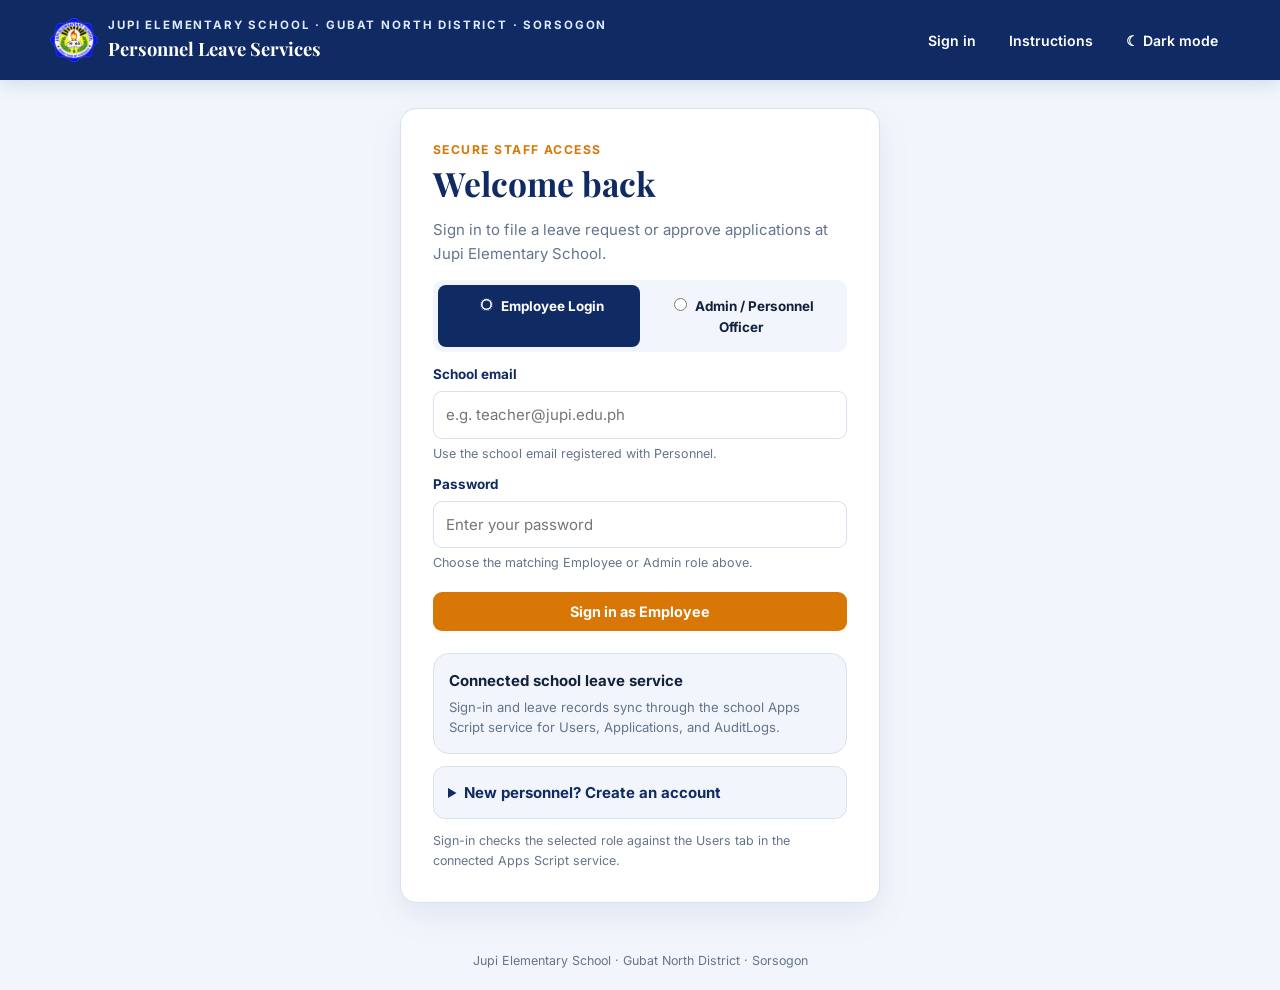
<file: index.html>
<!doctype html>
<html lang="en">
<head>
  <meta charset="utf-8">
  <meta name="viewport" content="width=device-width, initial-scale=1">
  <meta http-equiv="refresh" content="0; url=login.html" />
  <title>Redirecting · Jupi Personnel Leave Services</title>
  <style>
    :root{color-scheme:light;--navy:#102A63;--ice:#F2F6FC;--gold:#D97706;--muted:#64748b}
    *{box-sizing:border-box}body{min-height:100vh;margin:0;display:grid;place-items:center;padding:24px;background:var(--ice);color:var(--navy);font:16px Inter,Arial,sans-serif}
    main{width:min(480px,100%);padding:32px;border:1px solid #d8e1ef;border-radius:16px;background:#fff;text-align:center;box-shadow:0 12px 35px #102a6314}
    h1{margin:0 0 10px;font:700 1.5rem Georgia,'Times New Roman',serif}p{margin:0;color:var(--muted);line-height:1.6}a{display:inline-block;margin-top:12px;color:var(--gold);font-weight:700}
  </style>
  <script>window.location.href = "login.html";</script>
</head>
<body>
  <main>
    <h1>Redirecting to login...</h1>
    <p>If the login page does not open automatically, use the link below.</p>
    <a href="login.html">Click here if you are not redirected automatically.</a>
  </main>
</body>
</html>
</file>
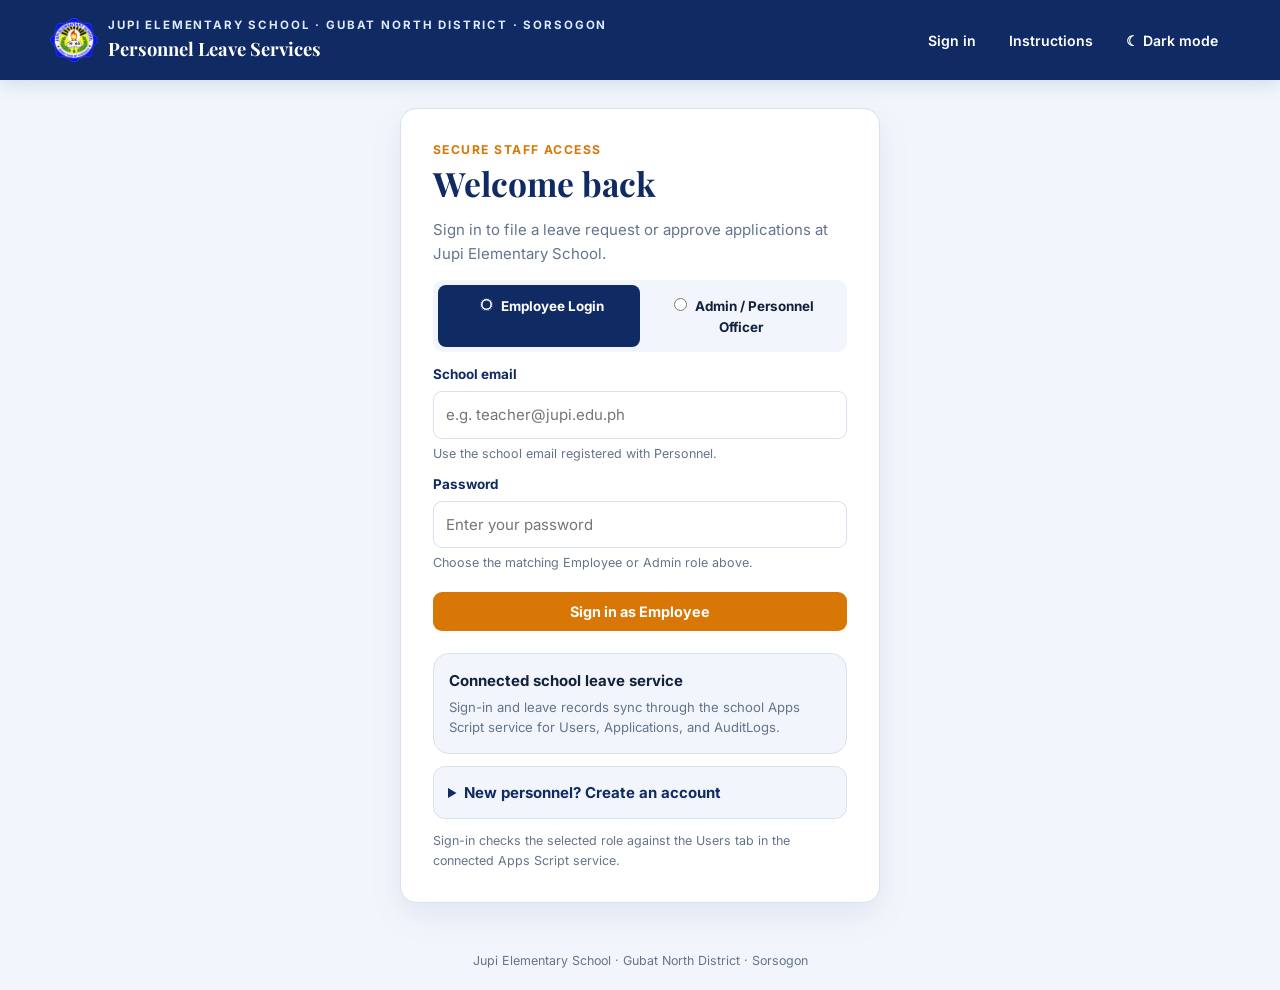
<file: admin.html>
<!doctype html><html lang="en"><head><meta charset="utf-8"><meta name="viewport" content="width=device-width,initial-scale=1"><meta name="theme-color" content="#102A63"><title>Admin panel · Jupi Personnel Leave Services</title><link rel="stylesheet" href="portal.css"></head><body data-page="admin"><header class="navbar"><div class="brand-lockup"><img class="school-logo" src="assets/jupi-elementary-seal-transparent.png" alt="Jupi Elementary School seal"><div class="institution">Jupi Elementary School · Gubat North District · Sorsogon</div><div class="brand">Personnel Leave Services · Admin</div></div><nav class="nav-links"><span class="profile-pill">Admin · <b data-profile-name>Personnel Officer</b></span><a href="#employee-credits">Employee credits</a><a href="#pending-approvals">Applications</a><a href="#employee-history">Leave history</a><a href="#system-audit">Audit trail</a><a href="#credit-ledger">Credit ledger</a><a href="instructions.html">Instructions</a><a href="login.html" data-logout>Logout</a><button type="button" data-theme-toggle>☾ Dark mode</button></nav></header><main class="wrap"><div class="eyebrow">Personnel management</div><h1>Leave administration</h1><p class="lead">Manage employee classifications and leave credits, inspect the full leave history, and make the final leave decision at Jupi Elementary School. No Division Office routing is used. Sheet data is cached for five minutes per session and refreshes automatically.</p><section class="card section" id="employee-credits"><div style="display:flex;align-items:center;justify-content:space-between;gap:15px;flex-wrap:wrap"><div><h2>Employee leave credit management</h2><p class="muted">Teaching regular VL/SL/SPL balances are zero; VSC is issued only against an approved Special Order. Non-Teaching Vacation and Sick Leave accrue at 1.25 days per completed month and carry over.</p></div><div class="field" style="min-width:250px"><label for="employee-search">Search employees</label><input type="search" id="employee-search" placeholder="Name or email" aria-describedby="employee-search-help"><small id="employee-search-help" class="muted">Search by employee name or school email. Duplicate EmployeeID rows are combined.</small></div><div class="field" style="min-width:170px"><label for="employee-type-filter">Personnel classification</label><select id="employee-type-filter"><option>All</option><option>Teaching</option><option>Non-Teaching</option></select></div></div><div class="table-wrap"><table><thead><tr><th>Employee</th><th>Position · classification</th><th>Projected balances</th><th>Statutory usage (current year)</th><th>Management Actions</th></tr></thead><tbody id="credit-rows"></tbody></table></div></section><section class="card section" id="so-credit-module"><h2>Issue Vacation Service Credits by Special Order</h2><p class="muted">Select a Teaching employee and enter the approved Special Order details. The balance and audit trail update together; repeating the same employee/S.O. is blocked.</p><form id="so-credit-form"><div class="form-grid"><div class="field"><label for="so-employee">Teaching employee</label><select id="so-employee" name="employee_id" required><option value="">Choose teacher</option></select></div><div class="field"><label for="so-number">Special Order number</label><input id="so-number" name="so_number" required maxlength="100" placeholder="Example: SO No. 123, s. 2026"><small class="muted">Enter the approved district Special Order reference.</small></div><div class="field"><label for="so-date">Special Order date</label><input id="so-date" name="so_date" type="date" required></div><div class="field"><label for="so-days">VSC days to issue</label><input id="so-days" name="days" type="number" min="0.5" step="0.5" required placeholder="e.g. 2.5"><small class="muted">Use the approved credit amount for this employee.</small></div><div class="field full"><label for="so-details">Basis / remarks</label><textarea id="so-details" name="remarks" required placeholder="Briefly note the approved service or basis for these credits."></textarea></div></div><button class="btn gold" type="submit">Issue S.O. credits</button></form></section><section class="card section" id="pending-approvals"><h2>Pending leave approvals</h2><div class="table-wrap"><table><thead><tr><th>Employee / filing</th><th>Leave type & details</th><th>Dates</th><th>Days</th><th>Commutation</th><th>School decision</th></tr></thead><tbody id="pending-rows"></tbody></table></div></section><section class="card section" id="employee-history"><h2>Employee Leave History</h2><p class="muted">Filter by employee to inspect filed, pending, approved, and disapproved applications.</p><div class="field" style="max-width:440px"><label for="history-employee">Employee</label><select id="history-employee"><option value="">All employees</option></select></div><div class="table-wrap"><table><thead><tr><th>Employee</th><th>Leave type</th><th>Dates</th><th>Working days</th><th>Status</th><th>Date filed</th><th>Form 6</th></tr></thead><tbody id="history-rows"></tbody></table></div></section><section class="card section" id="credit-ledger"><h2>Leave credit ledger</h2><p class="muted">Special Order VSC issuances from AuditLogs.</p><div class="table-wrap"><table><thead><tr><th>Date</th><th>Employee</th><th>Category</th><th>Entry</th><th>Change</th><th>Balance after</th></tr></thead><tbody id="ledger-rows"></tbody></table></div></section><section class="card section" id="system-audit"><h2>System Audit Trail</h2><p class="muted">Real-time sign-ins, filings, decisions, credit updates, and classification changes from AuditLogs.</p><div class="table-wrap"><table><thead><tr><th>Timestamp</th><th>Actor</th><th>Role</th><th>Action</th><th>Target</th><th>Details</th></tr></thead><tbody id="audit-rows"></tbody></table></div></section></main><dialog id="credit-dialog" class="card" style="width:min(760px,calc(100% - 24px));max-height:90vh;overflow:auto;border:1px solid var(--line);border-radius:16px;color:var(--ink);background:var(--white)"><form id="credit-form"><div class="eyebrow">Credit allocation</div><h2>Edit credits</h2><p id="credit-employee" class="muted"></p><div class="field"><label for="credit-employee-type">Employee classification</label><select id="credit-employee-type" name="employee_type"><option>Teaching</option><option>Non-teaching</option></select></div><h3>Personnel profile</h3><div id="profile-fields" class="form-grid"></div><div id="credit-fields" class="form-grid"></div><div style="display:flex;gap:10px;justify-content:flex-end;margin-top:15px"><button class="btn outline" id="credit-cancel" type="button">Cancel</button><button class="btn gold" type="submit">Save allocation</button></div></form></dialog><footer class="footer">Admin actions sync through the Apps Script Web App to Users, Applications, and AuditLogs. The Users tab uses VacationBalance for teacher VSC and LastAccrualMonth for monthly Non-Teaching accrual tracking. School Admin actions are final at Jupi Elementary School. Audit events are recorded in the AuditLogs sheet.</footer><script src="portal.js"></script></body></html>
</file>
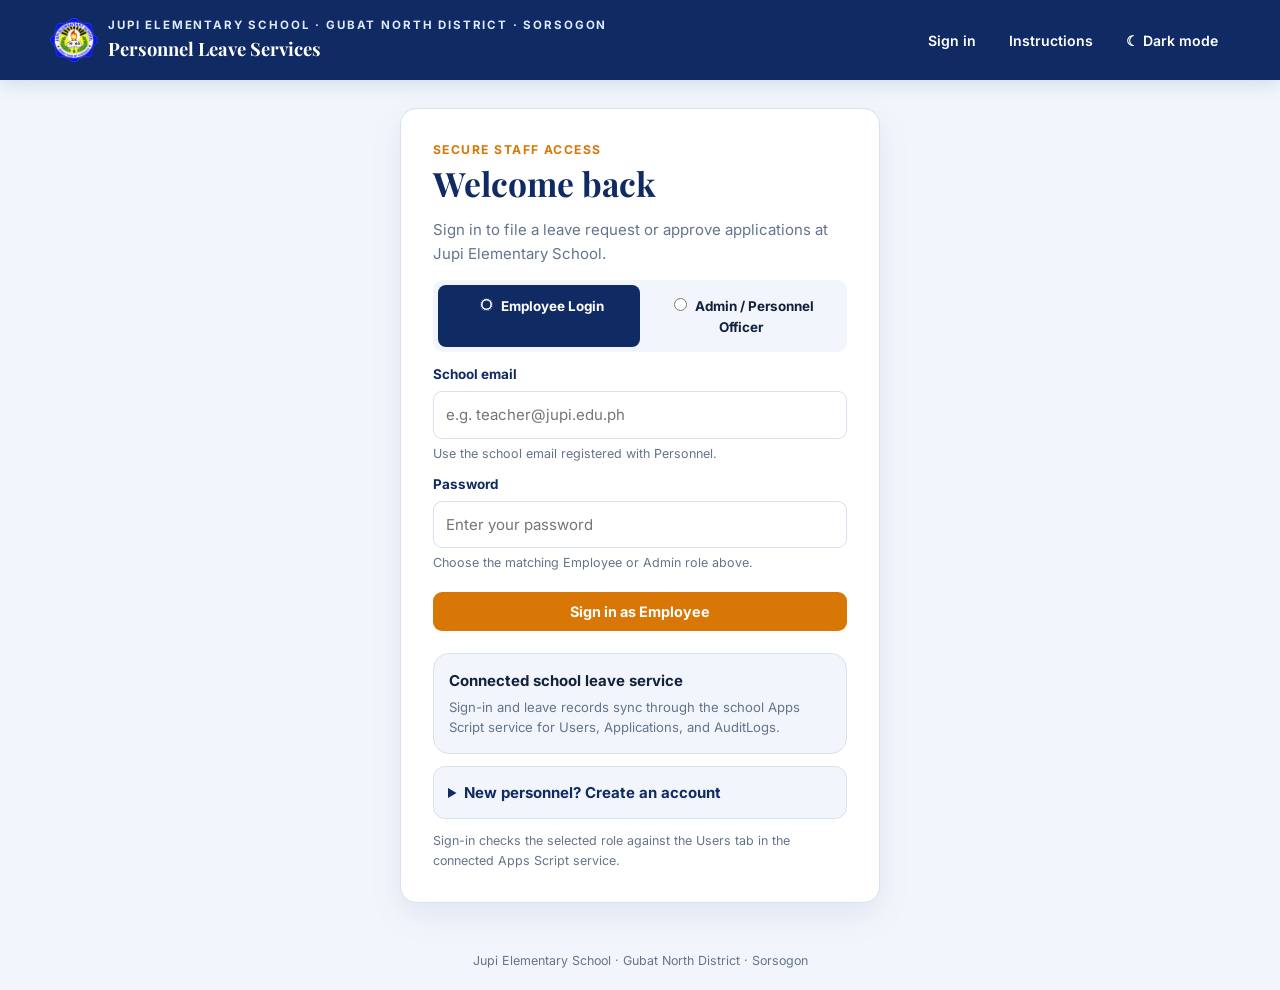
<file: employee.html>
<!doctype html><html lang="en"><head><meta charset="utf-8"><meta name="viewport" content="width=device-width,initial-scale=1"><meta name="theme-color" content="#102A63"><title>Employee dashboard · Jupi Personnel Leave Services</title><link rel="stylesheet" href="portal.css"></head><body data-page="employee"><header class="navbar"><div class="brand-lockup"><img class="school-logo" src="assets/jupi-elementary-seal-transparent.png" alt="Jupi Elementary School seal"><div class="institution">Jupi Elementary School · Gubat North District · Sorsogon</div><div class="brand">Personnel Leave Services</div></div><nav class="nav-links"><span class="profile-pill">Employee · <b data-profile-name>Michael Ron Dimaano</b></span><a href="#dashboard">Dashboard</a><a href="#credit-cards">Leave credits</a><a href="#apply">Apply for leave</a><a href="#my-applications">My applications</a><a href="#employee-activity-section">Activity log</a><button type="button" class="btn outline" id="employee-view-form">View / Print Form 6</button><a href="instructions.html">Instructions</a><a href="login.html" data-logout>Logout</a><button type="button" data-theme-toggle>☾ Dark mode</button></nav></header><main class="wrap" id="dashboard"><div class="eyebrow">Employee workspace</div><h1>Leave dashboard</h1><p class="lead">Track your leave credits and file Civil Service Form No. 6 applications with Personnel.</p><section class="card" style="display:flex;align-items:center;gap:14px;margin:22px 0"><img id="employee-photo" alt="Employee profile photo" hidden style="width:52px;height:52px;border-radius:50%;object-fit:cover"><div id="employee-avatar" style="width:48px;height:48px;border-radius:50%;display:grid;place-items:center;background:var(--navy);color:white;font-weight:700">MR</div><div><strong data-profile-name>Michael Ron Dimaano</strong><div class="muted" id="employee-position">Teacher · Teaching</div><small class="muted" id="employee-classification">Credit basis: HR-certified allocation</small><label class="muted" style="font-size:.75rem;cursor:pointer">Add profile photo <input id="employee-photo-input" type="file" accept="image/jpeg,image/png,image/webp" style="max-width:190px;padding:5px;border:0"></label></div><span class="notice" style="margin-left:auto">Pending requests reduce your projected available balance.</span></section><div class="section-head"><h2>Available leave credits</h2><a class="btn outline" href="instructions.html">View filing requirements</a></div><section class="card section" id="personnel-profile"><div class="section-head"><div><div class="eyebrow">Personnel record</div><h2>Personnel Profile</h2></div></div><div class="form-grid"><div class="field"><label>Employee Number / ID</label><strong data-personnel-field="employeeId">—</strong></div><div class="field"><label>Last Name</label><strong data-personnel-field="lastName">—</strong></div><div class="field"><label>First Name</label><strong data-personnel-field="firstName">—</strong></div><div class="field"><label>Middle Name</label><strong data-personnel-field="middleName">—</strong></div><div class="field"><label>Office / Department</label><strong data-personnel-field="office">JUPI ELEMENTARY SCHOOL</strong></div><div class="field"><label>DepEd Position Title</label><strong data-personnel-field="position">—</strong></div><div class="field"><label>Basic Monthly Salary</label><strong data-personnel-field="salary">PHP 0.00</strong></div></div></section><section class="grid" id="credit-cards" aria-live="polite"></section><section class="card section" id="statutory-tally-section"><h2>Statutory &amp; Special Leave Tally (<span data-statutory-year></span>)</h2><p class="muted">Approved usage is tracked separately and does not reduce VSC, Vacation Leave, or Sick Leave balances.</p><div class="grid" id="employee-statutory-tally" aria-live="polite"></div></section><section class="card section" id="apply"><div class="eyebrow">Civil Service Form No. 6</div><h2>Application for Leave</h2><p class="muted">Complete required fields. Your application goes to the Jupi School Admin for final school-level approval.</p><form id="leave-application"><h3>1–5. Applicant information</h3><div class="form-grid"><div class="field"><label>Office / Department</label><input name="office" id="employee-form-office" value="JUPI ELEMENTARY SCHOOL" required></div><div class="field"><label>Date of filing</label><input name="filing" type="date" required><small class="muted">Defaults to today; edit this date if you are preparing a backdated form.</small></div><div class="field"><label>Employee name</label><input value="" data-applicant-name readonly></div><div class="field"><label>Position</label><input value="Employee" id="employee-position-field" readonly></div></div><hr class="divider"><h3>6.A. Type of leave to be availed of</h3><div class="leave-list"><label class="leave-option"><input type="radio" name="leave_type" value="Vacation Leave" required><span><b>Vacation Leave</b><br><small>Sec. 51, Rule XVI, Omnibus Rules Implementing E.O. No. 292</small></span></label><label class="leave-option"><input type="radio" name="leave_type" value="Mandatory/Forced Leave"><span><b>Mandatory / Forced Leave</b><br><small>Sec. 25, Rule XVI</small></span></label><label class="leave-option"><input type="radio" name="leave_type" value="Sick Leave"><span><b>Sick Leave</b><br><small>Sec. 43, Rule XVI</small></span></label><label class="leave-option"><input type="radio" name="leave_type" value="Maternity Leave"><span><b>Maternity Leave</b><br><small>R.A. No. 11210</small></span></label><label class="leave-option"><input type="radio" name="leave_type" value="Paternity Leave"><span><b>Paternity Leave</b><br><small>R.A. No. 8187</small></span></label><label class="leave-option"><input type="radio" name="leave_type" value="Special Privilege Leave"><span><b>Special Privilege Leave</b><br><small>Sec. 21, Rule XVI</small></span></label><label class="leave-option"><input type="radio" name="leave_type" value="Solo Parent Leave"><span><b>Solo Parent Leave</b><br><small>R.A. No. 8972</small></span></label><label class="leave-option"><input type="radio" name="leave_type" value="Study Leave"><span><b>Study Leave</b><br><small>Sec. 68, Rule XVI</small></span></label><label class="leave-option"><input type="radio" name="leave_type" value="10-Day VAWC Leave"><span><b>10-Day VAWC Leave</b><br><small>R.A. No. 9262</small></span></label><label class="leave-option"><input type="radio" name="leave_type" value="Rehabilitation Privilege"><span><b>Rehabilitation Privilege</b><br><small>Sec. 55, Rule XVI</small></span></label><label class="leave-option"><input type="radio" name="leave_type" value="Special Leave Benefits for Women"><span><b>Special Leave Benefits for Women</b><br><small>R.A. No. 9710</small></span></label><label class="leave-option"><input type="radio" name="leave_type" value="Special Emergency (Calamity) Leave"><span><b>Special Emergency (Calamity) Leave</b><br><small>CSC MC No. 2, s. 2012</small></span></label><label class="leave-option"><input type="radio" name="leave_type" value="Adoption Leave"><span><b>Adoption Leave</b><br><small>R.A. No. 8552</small></span></label><label class="leave-option"><input type="radio" name="leave_type" value="Wellness Leave"><span><b>Wellness Leave</b><br><small>CSC Resolution No. 2501292 · effective January 1, 2026</small></span></label><label class="leave-option"><input type="radio" name="leave_type" value="Others"><span><b>Others</b><br><small>Specify the leave requested</small></span></label></div><hr class="divider"><h3>6.B. Details of leave</h3><div class="form-grid"><div class="field hidden" data-leave-detail="Vacation Leave|Special Privilege Leave"><label>Location</label><select name="location"><option value="">Choose location</option><option>Within the Philippines</option><option>Abroad</option></select></div><div class="field hidden" data-leave-detail="Vacation Leave|Special Privilege Leave"><label>Destination / country</label><input name="destination"></div><div class="field hidden" data-leave-detail="Sick Leave"><label>Medical setting</label><select name="medical_setting"><option>In hospital</option><option>Out patient</option></select></div><div class="field hidden" data-leave-detail="Sick Leave"><label>Illness / medical details</label><input name="illness"></div><div class="field hidden full" data-leave-detail="Wellness Leave"><label>Wellness Leave purpose</label><select name="wellness_purpose"><option value="">Choose purpose</option><option>Mental health care</option><option>Physical wellness activities</option><option>General break from work</option></select><span class="muted">Mental health condition details are confidential. Do not enter diagnoses here.</span></div><label class="checkline hidden full" data-leave-detail="Wellness Leave"><input name="emergency" type="checkbox" value="1"><span>Emergency exception — file immediately upon return</span></label><div class="field hidden full" data-leave-detail="Maternity Leave"><label>Pregnancy / childbirth details</label><textarea name="maternity_details"></textarea></div><div class="field hidden full" data-leave-detail="Paternity Leave|Solo Parent Leave|Study Leave|10-Day VAWC Leave|Rehabilitation Privilege|Special Leave Benefits for Women|Special Emergency (Calamity) Leave|Adoption Leave"><label>Supporting details for selected leave</label><textarea name="supporting_details"></textarea></div><div class="field hidden full" data-leave-detail="Others"><label>Specify other leave type</label><input name="other_specification"></div></div><div class="form-grid"><div class="field"><label>Inclusive start date</label><input name="start" type="date" required><small class="muted">Choose the first day of your absence.</small></div><div class="field"><label>Inclusive end date</label><input name="end" type="date" required><small class="muted">Weekends are excluded from the day count.</small></div><div class="field"><label>Number of working days</label><input name="days" type="number" min="0.5" step="0.5" required readonly aria-readonly="true"><small class="muted">Calculated automatically from your dates.</small></div><div class="field"><label>Commutation</label><select name="commutation"><option>Not Requested</option><option>Requested</option></select></div><div class="field full"><label>Purpose / explanation <span class="muted">(optional)</span></label><textarea name="reason" placeholder="Add brief context if helpful; this field may be left blank."></textarea></div></div><div class="notice" id="draft-balance">Choose a leave type and working days to preview projected balance.</div><p><a href="instructions.html">Check official instructions and documentary requirements →</a></p><button class="btn gold" type="submit" data-leave-submit>Submit leave application</button><small class="muted" aria-live="polite" data-submit-status></small></form></section><section class="card section" id="my-applications"><h2>My applications</h2><p class="muted">Search your filed requests and check each review status.</p><div class="field" style="max-width:420px"><label for="employee-history-search">Search applications</label><input type="search" id="employee-history-search" placeholder="Leave type, date, or status"></div><div class="table-wrap"><table><thead><tr><th>Leave type</th><th>Dates</th><th>Working days</th><th>Status</th><th>Date filed</th><th>Form 6 / Actions</th></tr></thead><tbody id="employee-requests"></tbody></table></div></section><section class="card section" id="employee-activity-section"><h2>My Activity Log</h2><p class="muted">Sign-ins, submitted applications, and school decision updates.</p><div class="table-wrap"><table><thead><tr><th>Timestamp</th><th>Action</th><th>Details</th></tr></thead><tbody id="employee-activity"></tbody></table></div></section></main><footer class="footer">Personnel Leave Services · Jupi Elementary School · Sorsogon</footer><script src="portal.js"></script></body></html>
</file>
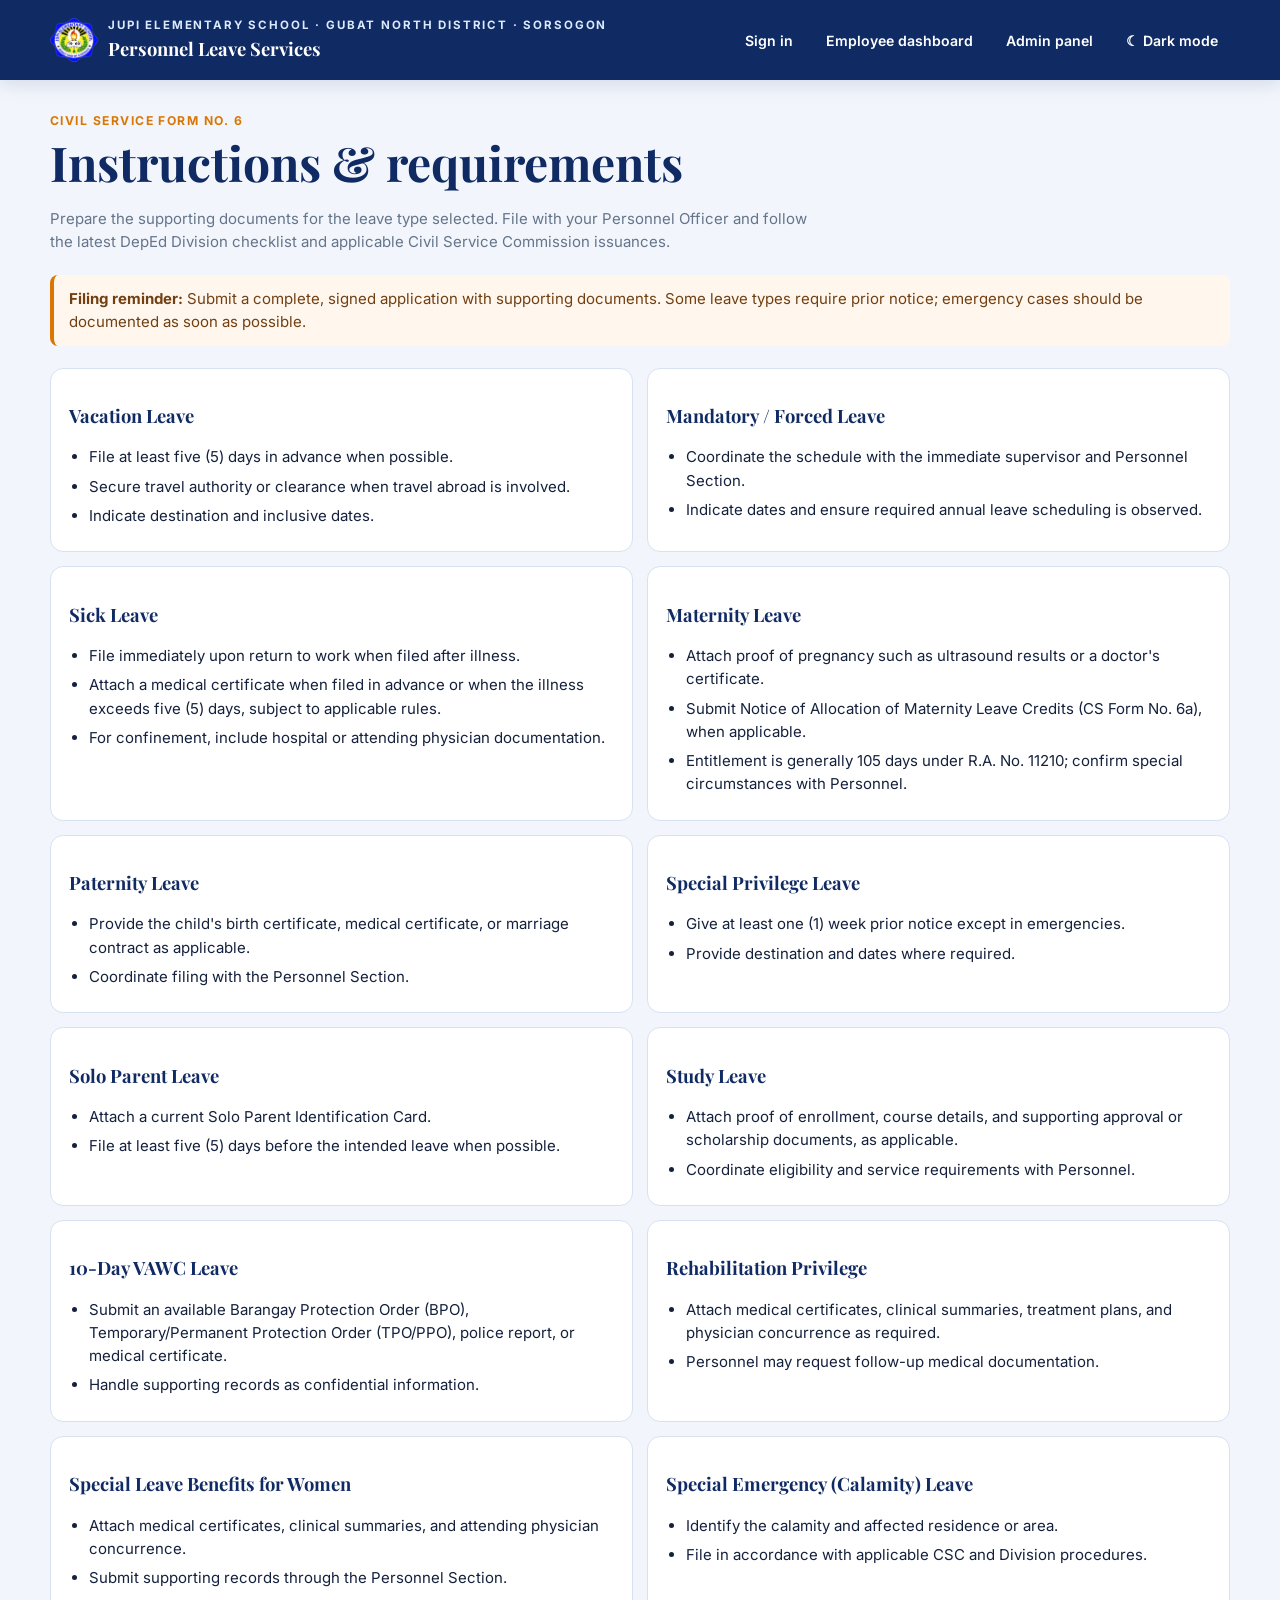
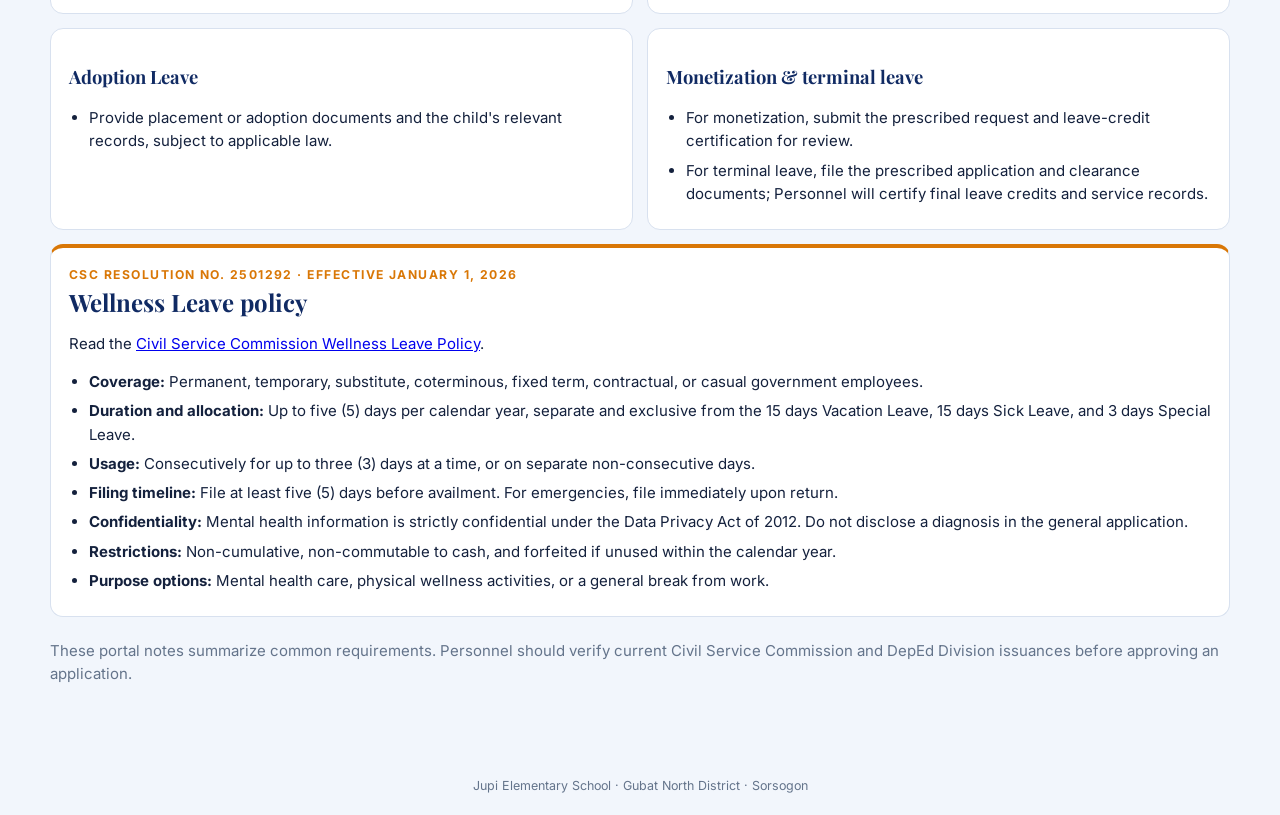
<file: instructions.html>
<!doctype html><html lang="en"><head><meta charset="utf-8"><meta name="viewport" content="width=device-width,initial-scale=1"><meta name="theme-color" content="#102A63"><title>Instructions & requirements · Jupi Personnel Leave Services</title><link rel="stylesheet" href="portal.css"></head><body data-page="instructions"><header class="navbar"><div class="brand-lockup"><img class="school-logo" src="assets/jupi-elementary-seal-transparent.png" alt="Jupi Elementary School seal"><div class="institution">Jupi Elementary School · Gubat North District · Sorsogon</div><div class="brand">Personnel Leave Services</div></div><nav class="nav-links"><a href="login.html">Sign in</a><a href="employee.html">Employee dashboard</a><a href="admin.html">Admin panel</a><button type="button" data-theme-toggle>☾ Dark mode</button></nav></header><main class="wrap"><div class="eyebrow">Civil Service Form No. 6</div><h1>Instructions & requirements</h1><p class="lead">Prepare the supporting documents for the leave type selected. File with your Personnel Officer and follow the latest DepEd Division checklist and applicable Civil Service Commission issuances.</p><div class="notice section"><b>Filing reminder:</b> Submit a complete, signed application with supporting documents. Some leave types require prior notice; emergency cases should be documented as soon as possible.</div><section class="instruction-list section"><article><h3>Vacation Leave</h3><ul><li>File at least five (5) days in advance when possible.</li><li>Secure travel authority or clearance when travel abroad is involved.</li><li>Indicate destination and inclusive dates.</li></ul></article><article><h3>Mandatory / Forced Leave</h3><ul><li>Coordinate the schedule with the immediate supervisor and Personnel Section.</li><li>Indicate dates and ensure required annual leave scheduling is observed.</li></ul></article><article><h3>Sick Leave</h3><ul><li>File immediately upon return to work when filed after illness.</li><li>Attach a medical certificate when filed in advance or when the illness exceeds five (5) days, subject to applicable rules.</li><li>For confinement, include hospital or attending physician documentation.</li></ul></article><article><h3>Maternity Leave</h3><ul><li>Attach proof of pregnancy such as ultrasound results or a doctor's certificate.</li><li>Submit Notice of Allocation of Maternity Leave Credits (CS Form No. 6a), when applicable.</li><li>Entitlement is generally 105 days under R.A. No. 11210; confirm special circumstances with Personnel.</li></ul></article><article><h3>Paternity Leave</h3><ul><li>Provide the child's birth certificate, medical certificate, or marriage contract as applicable.</li><li>Coordinate filing with the Personnel Section.</li></ul></article><article><h3>Special Privilege Leave</h3><ul><li>Give at least one (1) week prior notice except in emergencies.</li><li>Provide destination and dates where required.</li></ul></article><article><h3>Solo Parent Leave</h3><ul><li>Attach a current Solo Parent Identification Card.</li><li>File at least five (5) days before the intended leave when possible.</li></ul></article><article><h3>Study Leave</h3><ul><li>Attach proof of enrollment, course details, and supporting approval or scholarship documents, as applicable.</li><li>Coordinate eligibility and service requirements with Personnel.</li></ul></article><article><h3>10-Day VAWC Leave</h3><ul><li>Submit an available Barangay Protection Order (BPO), Temporary/Permanent Protection Order (TPO/PPO), police report, or medical certificate.</li><li>Handle supporting records as confidential information.</li></ul></article><article><h3>Rehabilitation Privilege</h3><ul><li>Attach medical certificates, clinical summaries, treatment plans, and physician concurrence as required.</li><li>Personnel may request follow-up medical documentation.</li></ul></article><article><h3>Special Leave Benefits for Women</h3><ul><li>Attach medical certificates, clinical summaries, and attending physician concurrence.</li><li>Submit supporting records through the Personnel Section.</li></ul></article><article><h3>Special Emergency (Calamity) Leave</h3><ul><li>Identify the calamity and affected residence or area.</li><li>File in accordance with applicable CSC and Division procedures.</li></ul></article><article><h3>Adoption Leave</h3><ul><li>Provide placement or adoption documents and the child's relevant records, subject to applicable law.</li></ul></article><article><h3>Monetization & terminal leave</h3><ul><li>For monetization, submit the prescribed request and leave-credit certification for review.</li><li>For terminal leave, file the prescribed application and clearance documents; Personnel will certify final leave credits and service records.</li></ul></article><article class="wellness full"><div class="eyebrow">CSC Resolution No. 2501292 · effective January 1, 2026</div><h2>Wellness Leave policy</h2><p>Read the <a href="https://www.csc.gov.ph/phocadownload/userupload/irmo/mc/2026/MC%20No.%2001%20s.%202026%20-%20Wellness%20Leave%20Policy.pdf" target="_blank" rel="noopener">Civil Service Commission Wellness Leave Policy</a>.</p><ul><li><b>Coverage:</b> Permanent, temporary, substitute, coterminous, fixed term, contractual, or casual government employees.</li><li><b>Duration and allocation:</b> Up to five (5) days per calendar year, separate and exclusive from the 15 days Vacation Leave, 15 days Sick Leave, and 3 days Special Leave.</li><li><b>Usage:</b> Consecutively for up to three (3) days at a time, or on separate non-consecutive days.</li><li><b>Filing timeline:</b> File at least five (5) days before availment. For emergencies, file immediately upon return.</li><li><b>Confidentiality:</b> Mental health information is strictly confidential under the Data Privacy Act of 2012. Do not disclose a diagnosis in the general application.</li><li><b>Restrictions:</b> Non-cumulative, non-commutable to cash, and forfeited if unused within the calendar year.</li><li><b>Purpose options:</b> Mental health care, physical wellness activities, or a general break from work.</li></ul></article></section><p class="muted section">These portal notes summarize common requirements. Personnel should verify current Civil Service Commission and DepEd Division issuances before approving an application.</p></main><footer class="footer">Jupi Elementary School · Gubat North District · Sorsogon</footer><script src="portal.js"></script></body></html>
</file>
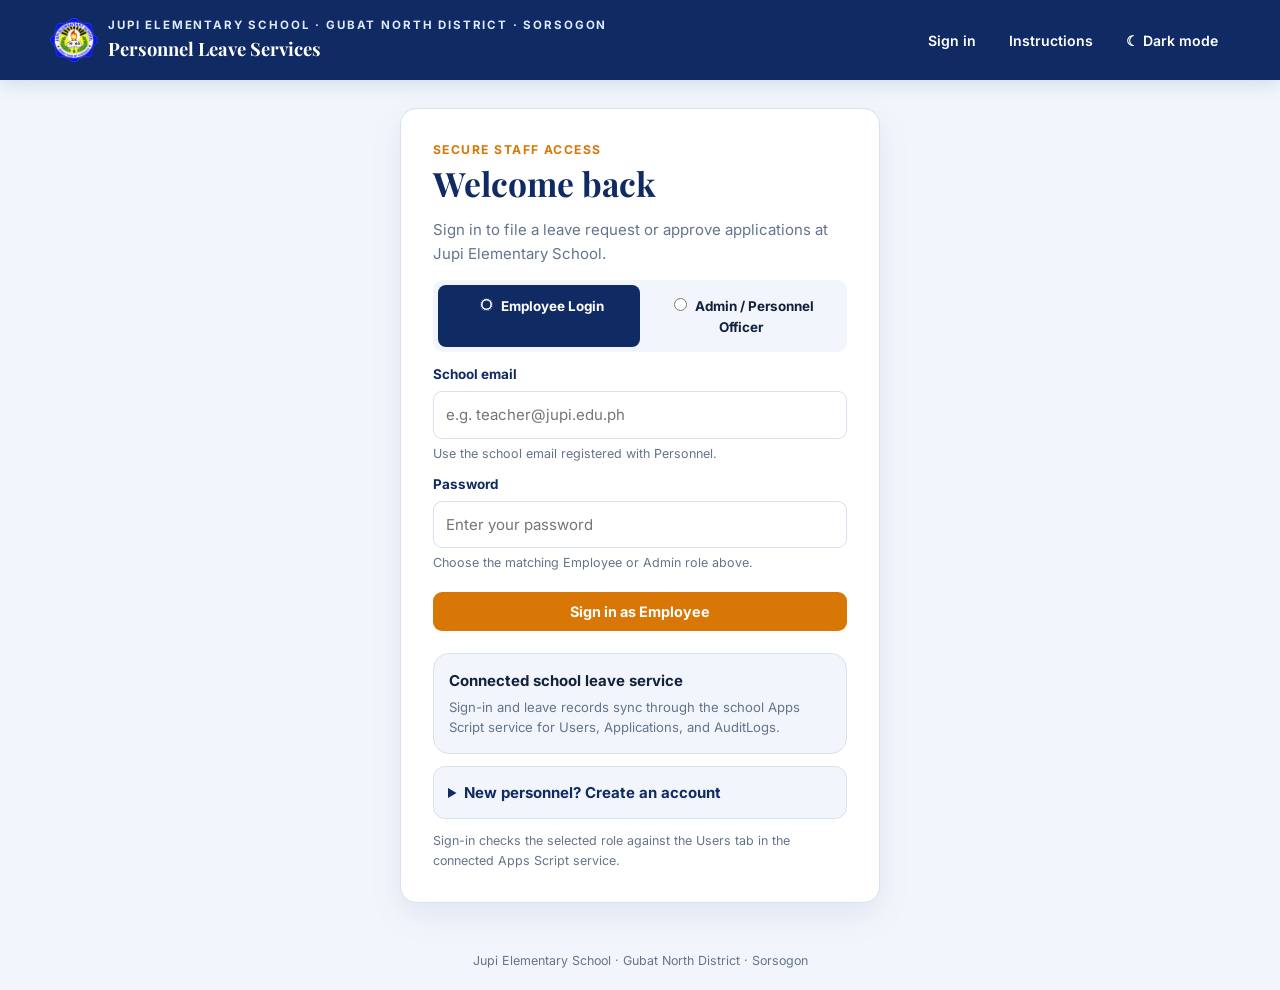
<file: login.html>
<!doctype html><html lang="en"><head><meta charset="utf-8"><meta name="viewport" content="width=device-width,initial-scale=1"><meta name="theme-color" content="#102A63"><title>Sign in · Jupi Elementary School Personnel Leave Services</title><link rel="stylesheet" href="portal.css"></head><body data-page="login"><header class="navbar"><div class="brand-lockup"><img class="school-logo" src="assets/jupi-elementary-seal-transparent.png" alt="Jupi Elementary School seal"><div class="institution">Jupi Elementary School · Gubat North District · Sorsogon</div><div class="brand">Personnel Leave Services</div></div><nav class="nav-links"><a href="login.html" aria-current="page">Sign in</a><a href="instructions.html">Instructions</a><button type="button" data-theme-toggle>☾ Dark mode</button></nav></header><main class="auth-wrap"><section class="card auth-card"><div class="eyebrow">Secure staff access</div><h1 style="font-size:2.1rem">Welcome back</h1><p class="lead">Sign in to file a leave request or approve applications at Jupi Elementary School.</p><div class="notice hidden" id="database-notice" role="status" style="margin:12px 0"></div><div class="role-tabs" role="group" aria-label="Choose login role"><label data-role-choice="Employee" aria-pressed="true"><input type="radio" name="role-choice" checked> Employee Login</label><label data-role-choice="Admin / Personnel Officer" aria-pressed="false"><input type="radio" name="role-choice"> Admin / Personnel Officer</label></div><form id="login-form"><input type="hidden" name="role" value="Employee"><div class="field"><label for="login-email">School email</label><input id="login-email" name="email" type="email" autocomplete="username" placeholder="e.g. teacher@jupi.edu.ph" required><small class="muted">Use the school email registered with Personnel.</small></div><div class="field"><label for="login-password">Password</label><input id="login-password" name="password" type="password" autocomplete="current-password" placeholder="Enter your password" required minlength="1"><small class="muted">Choose the matching Employee or Admin role above.</small></div><button class="btn gold" id="login-submit" type="submit" style="width:100%;margin-top:8px">Sign in as Employee</button></form><section class="card section" style="padding:15px;background:var(--ice);box-shadow:none"><strong>Connected school leave service</strong><p class="muted" style="font-size:.82rem;margin:5px 0 0">Sign-in and leave records sync through the school Apps Script service for Users, Applications, and AuditLogs.</p></section><details class="registration-panel"><summary>New personnel? Create an account</summary><form id="registration-form"><div class="field"><label for="login-reg-role">Account Role</label><select id="login-reg-role" name="role" required><option value="Employee">Employee</option><option value="Admin">Admin</option></select><small class="muted">Choose Admin to create a personnel administrator account.</small></div><div class="field"><label for="login-reg-id">Employee Number / ID</label><input id="login-reg-id" name="employee_id" required maxlength="40" placeholder="e.g. 1001"></div><div class="form-grid"><div class="field"><label for="login-reg-last">Last Name</label><input id="login-reg-last" name="last_name" required maxlength="80" placeholder="e.g. DIMAANO"></div><div class="field"><label for="login-reg-first">First Name</label><input id="login-reg-first" name="first_name" required maxlength="100" placeholder="e.g. MICHAEL RON FRANCIS"></div><div class="field"><label for="login-reg-middle">Middle Name</label><input id="login-reg-middle" name="middle_name" maxlength="80" placeholder="e.g. DAPO"></div><div class="field"><label for="login-reg-office">Office / Department</label><input id="login-reg-office" name="office" value="JUPI ELEMENTARY SCHOOL" required maxlength="140"></div><div class="field"><label for="login-reg-position">DepEd Position Title</label><input id="login-reg-position" name="position" list="position-title-list" required placeholder="Choose or enter exact title"></div><div class="field"><label for="login-reg-type">Classification</label><select id="login-reg-type" name="employee_type" required><option value="">Select classification</option><option value="Teaching">Teaching</option><option value="Non-Teaching">Non-Teaching</option></select></div><div class="field"><label for="login-reg-salary">Basic Monthly Salary (PHP)</label><input id="login-reg-salary" name="salary" type="number" min="0" step="0.01" required placeholder="31705.00"></div><div class="field"><label for="login-reg-email">School Email</label><input id="login-reg-email" name="email" type="email" autocomplete="email" required></div><div class="field"><label for="login-reg-password">Password (at least 10 characters)</label><input id="login-reg-password" name="password" type="password" minlength="10" required></div><div class="field"><label for="login-reg-confirm">Confirm Password</label><input id="login-reg-confirm" name="confirm_password" type="password" minlength="10" required></div></div><button class="btn gold" type="submit">Create Account</button></form></details><p class="muted" style="font-size:.78rem;margin-bottom:0">Sign-in checks the selected role against the Users tab in the connected Apps Script service.</p></section></main><footer class="footer">Jupi Elementary School · Gubat North District · Sorsogon</footer><script src="portal.js"></script></body></html>
</file>
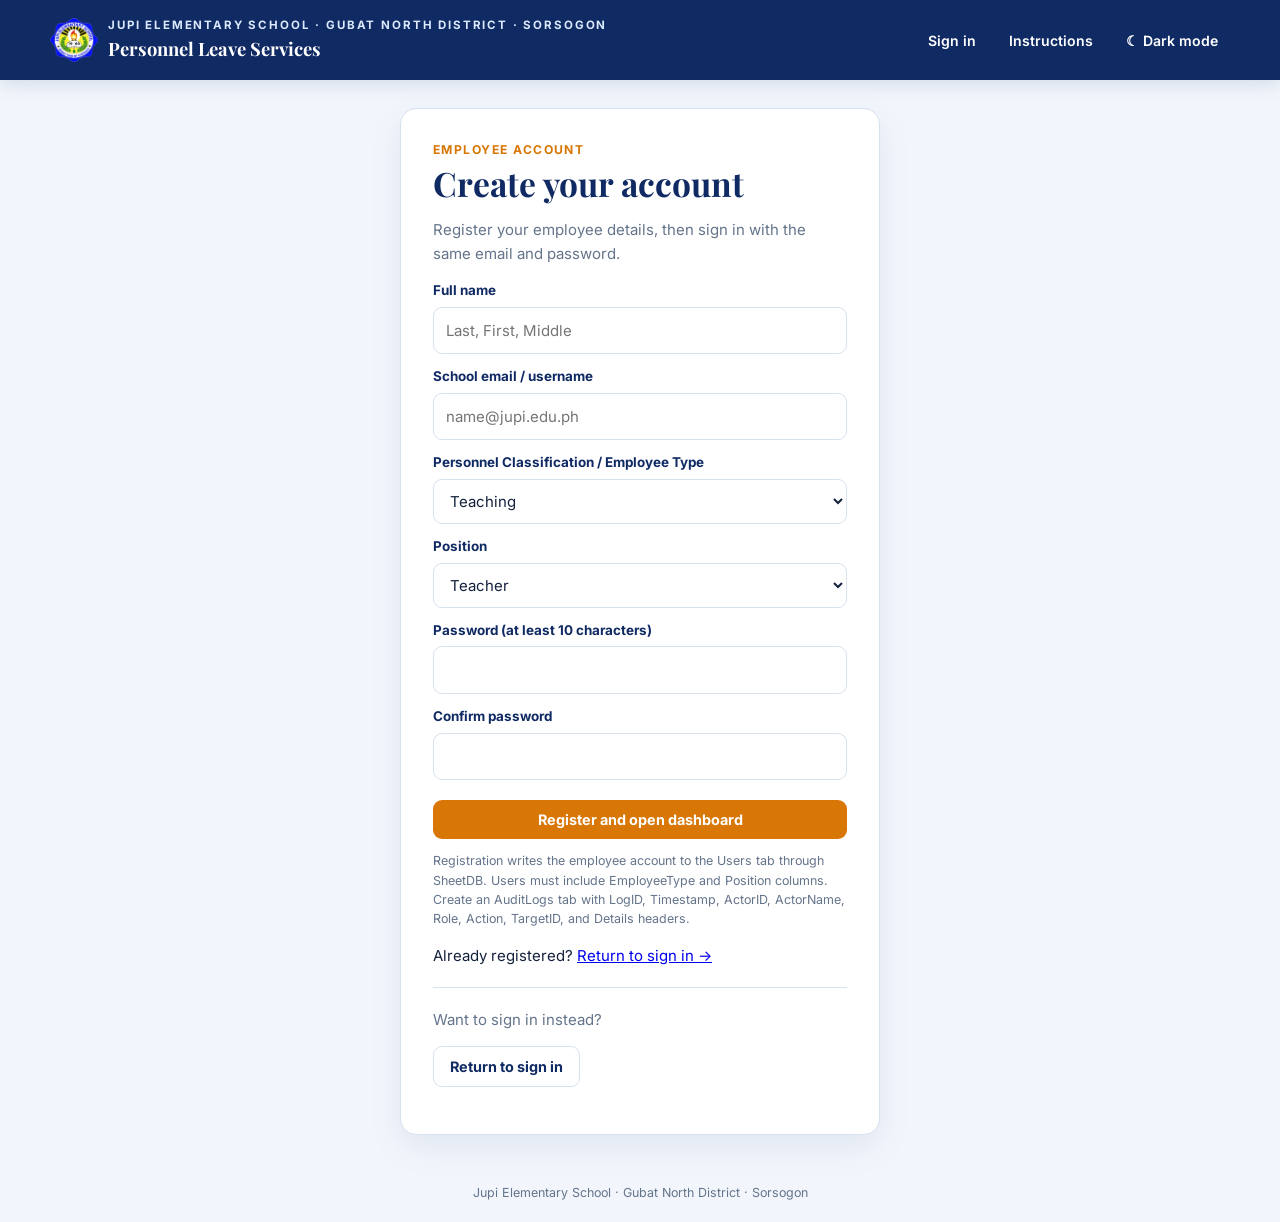
<file: register.html>
<!doctype html><html lang="en"><head><meta charset="utf-8"><meta name="viewport" content="width=device-width,initial-scale=1"><meta name="theme-color" content="#102A63"><title>Employee registration · Jupi Personnel Leave Services</title><link rel="stylesheet" href="portal.css"></head><body data-page="register"><header class="navbar"><div class="brand-lockup"><img class="school-logo" src="assets/jupi-elementary-seal-transparent.png" alt="Jupi Elementary School seal"><div class="institution">Jupi Elementary School · Gubat North District · Sorsogon</div><div class="brand">Personnel Leave Services</div></div><nav class="nav-links"><a href="login.html">Sign in</a><a href="instructions.html">Instructions</a><button type="button" data-theme-toggle>☾ Dark mode</button></nav></header><main class="auth-wrap"><section class="card auth-card"><div class="eyebrow">Employee account</div><h1 style="font-size:2.1rem">Create your account</h1><p class="lead">Register your employee details, then sign in with the same email and password.</p><form id="registration-form"><div class="field"><label for="reg-name">Full name</label><input id="reg-name" name="name" autocomplete="name" required maxlength="140" placeholder="Last, First, Middle"></div><div class="field"><label for="reg-email">School email / username</label><input id="reg-email" name="email" type="email" autocomplete="email" required placeholder="name@jupi.edu.ph"></div><div class="field"><label for="reg-classification">Personnel Classification / Employee Type</label><select id="reg-classification" name="employee_type" required><option value="Teaching">Teaching</option><option value="Non-Teaching">Non-Teaching</option></select></div><div class="field"><label for="reg-position">Position</label><select id="reg-position" name="position"><option>Teacher</option><option>School personnel</option><option>Administrative staff</option><option>Other employee</option></select></div><div class="field"><label for="reg-password">Password (at least 10 characters)</label><input id="reg-password" name="password" type="password" autocomplete="new-password" minlength="10" required></div><div class="field"><label for="reg-confirm">Confirm password</label><input id="reg-confirm" name="confirm_password" type="password" autocomplete="new-password" minlength="10" required></div><button class="btn gold" type="submit" style="width:100%;margin-top:8px">Register and open dashboard</button></form><p class="muted" style="font-size:.78rem">Registration writes the employee account to the Users tab through SheetDB. Users must include EmployeeType and Position columns. Create an AuditLogs tab with LogID, Timestamp, ActorID, ActorName, Role, Action, TargetID, and Details headers.</p><p>Already registered? <a href="login.html">Return to sign in →</a></p><hr class="divider"><p class="muted">Want to sign in instead?</p><p><a class="btn outline" href="login.html">Return to sign in</a></p></section></main><footer class="footer">Jupi Elementary School · Gubat North District · Sorsogon</footer><script src="portal.js"></script></body></html>
</file>
<file: portal.css>
@import url('https://fonts.googleapis.com/css2?family=Inter:wght@400;500;600;700&family=Playfair+Display:wght@600;700&display=swap');
:root{--ice:#F2F6FC;--navy:#102A63;--gold:#D97706;--ink:#14213d;--muted:#64748b;--white:#fff;--line:#d8e1ef;--soft:#e7eef9;--green:#16805d;--red:#b42318;--shadow:0 12px 35px rgba(16,42,99,.08)}*{box-sizing:border-box}body{margin:0;background:var(--ice);color:var(--ink);font:15px Inter,Arial,sans-serif;line-height:1.55}h1,h2,h3{font-family:'Playfair Display',Merriweather,Georgia,serif;color:var(--navy);line-height:1.2}h1{font-size:clamp(2rem,4vw,3rem);margin:.2rem 0 .7rem}h2{font-size:1.5rem;margin:.2rem 0 .75rem}h3{font-size:1.15rem}.institution{font-size:.72rem;letter-spacing:.16em;font-weight:700;color:#dbeafe;text-transform:uppercase}.brand{font-family:'Playfair Display',Georgia,serif;font-weight:700;font-size:1.15rem;color:white}.navbar{background:var(--navy);color:white;padding:15px max(22px,calc((100vw - 1180px)/2));display:flex;align-items:center;justify-content:space-between;gap:20px;box-shadow:0 4px 18px #102a6322}.nav-links{display:flex;align-items:center;gap:9px;flex-wrap:wrap}.nav-links a,.nav-links button{color:white;text-decoration:none;border:0;background:transparent;font:600 .88rem Inter;padding:9px 12px;border-radius:8px;cursor:pointer}.nav-links a:hover,.nav-links button:hover{background:#ffffff1a}.wrap{width:min(1180px,calc(100% - 36px));margin:32px auto 70px}.eyebrow{font-size:.76rem;font-weight:700;letter-spacing:.12em;text-transform:uppercase;color:var(--gold)}.lead{color:var(--muted);max-width:760px}.card{background:var(--white);border:1px solid var(--line);border-radius:16px;padding:22px;box-shadow:var(--shadow)}.grid{display:grid;grid-template-columns:repeat(4,minmax(0,1fr));gap:14px}.balance-card{border-top:4px solid var(--gold)}.balance-card strong{display:block;font-size:1.7rem;color:var(--navy);margin:7px 0}.balance-card small,.muted{color:var(--muted)}.section{margin-top:22px}.btn{display:inline-flex;justify-content:center;align-items:center;gap:8px;border:0;border-radius:9px;padding:11px 16px;background:var(--navy);color:white;text-decoration:none;font:700 .9rem Inter;cursor:pointer}.btn:hover{filter:brightness(1.12)}.btn.gold{background:var(--gold)}.btn.outline{background:transparent;border:1px solid var(--line);color:var(--navy)}.field{display:grid;gap:6px;margin:12px 0}.field label{font-size:.84rem;font-weight:700;color:var(--navy)}input,select,textarea{width:100%;border:1px solid var(--line);border-radius:9px;background:var(--white);color:var(--ink);font:inherit;padding:11px 12px}textarea{min-height:88px;resize:vertical}input:focus,select:focus,textarea:focus{outline:3px solid #2563eb25;border-color:#2563eb}.form-grid{display:grid;grid-template-columns:repeat(2,minmax(0,1fr));gap:0 16px}.full{grid-column:1/-1}.leave-list{display:grid;grid-template-columns:repeat(2,minmax(0,1fr));gap:9px}.leave-option{display:flex;align-items:flex-start;gap:10px;border:1px solid var(--line);background:var(--ice);padding:11px;border-radius:10px;font-size:.85rem}.leave-option input{width:auto;margin-top:3px;accent-color:var(--navy)}.divider{border:0;border-top:1px solid var(--line);margin:20px 0}.table-wrap{overflow-x:auto}table{width:100%;border-collapse:collapse;min-width:700px}th,td{text-align:left;padding:12px;border-bottom:1px solid var(--line);vertical-align:top}th{font-size:.75rem;text-transform:uppercase;letter-spacing:.06em;color:var(--muted);background:var(--ice)}.status{display:inline-block;border-radius:99px;padding:4px 9px;background:#fff2db;color:#8a4b08;font-size:.75rem;font-weight:700}.status.approved{background:#dcfce7;color:#166534}.status.disapproved{background:#fee2e2;color:#991b1b}.toast{position:fixed;right:20px;bottom:20px;background:var(--navy);color:white;border-radius:10px;padding:14px 18px;box-shadow:var(--shadow);z-index:10}.hidden{display:none!important}.auth-wrap{min-height:calc(100vh - 72px);display:grid;place-items:center;padding:28px}.auth-card{width:min(480px,100%);padding:32px}.role-tabs{display:grid;grid-template-columns:1fr 1fr;background:var(--ice);padding:5px;border-radius:10px}.role-tabs label{text-align:center;padding:10px;border-radius:8px;font-size:.84rem;font-weight:700;cursor:pointer}.role-tabs input{width:auto;margin-right:5px;accent-color:var(--navy)}.role-tabs label:has(input:checked){background:var(--navy);color:white}.profile-pill{color:white;font-size:.84rem;border-left:1px solid #ffffff55;padding-left:14px}.notice{border-left:4px solid var(--gold);background:#fff7ed;padding:12px 15px;border-radius:8px;color:#713f12}.instruction-list{display:grid;grid-template-columns:1fr 1fr;gap:14px}.instruction-list article{background:var(--white);border:1px solid var(--line);border-radius:13px;padding:18px}.instruction-list article.wellness{border-top:4px solid var(--gold)}.instruction-list ul{padding-left:20px;margin-bottom:0}.instruction-list li{margin:6px 0}.checkline{display:flex;align-items:flex-start;gap:9px}.checkline input{width:auto;margin-top:5px}.footer{padding:20px;text-align:center;color:var(--muted);font-size:.78rem}.dark{--ice:#0b1324;--navy:#0b1b3e;--gold:#f0a22e;--ink:#e5edf9;--muted:#a8b6ce;--white:#121e33;--line:#293953;--soft:#1c2a42;--shadow:0 12px 35px #0005}.dark h1,.dark h2,.dark h3,.dark .field label,.dark .balance-card strong{color:#dce8ff}.dark .institution{color:#c5d8ff}.dark .leave-option{background:#18263d}.dark th{background:#18263d}.dark .notice{background:#392c1d;color:#ffe6bf}.dark .btn.outline{color:#dce8ff}.dark .role-tabs{background:#0b1324}.dark .role-tabs label:has(input:checked){background:#27477e}.dark .status{background:#5a421c;color:#ffe1aa}.dark .status.approved{background:#123d32;color:#b7f2d5}.dark .status.disapproved{background:#4b2527;color:#ffc3c3}@media(max-width:850px){.grid{grid-template-columns:repeat(2,minmax(0,1fr))}.navbar{align-items:flex-start;flex-direction:column}.nav-links{width:100%}.instruction-list{grid-template-columns:1fr}}@media(max-width:560px){.wrap{width:calc(100% - 24px);margin-top:20px}.grid,.form-grid,.leave-list{grid-template-columns:1fr}.auth-card{padding:22px}.navbar{padding:14px}.nav-links a,.nav-links button{padding:8px}.card{padding:17px}}
@media print{.navbar,.btn,.footer{display:none!important}body{background:white;color:#111}.wrap{width:100%;margin:0}.card{box-shadow:none}}
#credits,#apply,#my-applications,#employee-activity-section,#employee-history,#system-audit,#employee-credits,#pending-approvals,#credit-ledger{scroll-margin-top:110px}
@media(min-width:851px){.navbar{position:sticky;top:0;z-index:5}}
.brand-lockup{position:relative;min-height:50px;padding-left:58px;display:flex;flex-direction:column;justify-content:center}.school-logo{position:absolute;left:0;top:50%;transform:translateY(-50%);width:48px;height:48px;object-fit:contain;display:block}

.classification-badge{display:inline-flex;align-items:center;border-radius:999px;padding:4px 10px;font-size:.74rem;font-weight:800;letter-spacing:.02em}.classification-badge.teaching{background:#dbeafe;color:#1e40af;border:1px solid #93c5fd}.classification-badge.non-teaching{background:#dcfce7;color:#166534;border:1px solid #86efac}.dark .classification-badge.teaching{background:#1e3a5f;color:#bfdbfe;border-color:#3b82f6}.dark .classification-badge.non-teaching{background:#123d32;color:#b7f2d5;border-color:#16805d}
.form6-dialog{width:min(900px,calc(100% - 24px));max-width:900px;max-height:92vh;overflow:auto;padding:22px;border:1px solid var(--line);border-radius:14px;background:var(--white);color:var(--ink);box-shadow:var(--shadow)}.form6-dialog::backdrop{background:#08172dcc}.form6-actions{position:sticky;top:-22px;z-index:2;display:flex;justify-content:flex-end;gap:9px;padding:4px 0 14px;background:var(--white)}.form6-paper{max-width:780px;margin:0 auto;padding:24px;border:1px solid var(--line);background:white;color:#111;font:13px Arial,sans-serif;line-height:1.35}.form6-top{display:flex;justify-content:space-between;gap:24px;text-align:center;font-size:12px}.form6-reference{text-align:center;font-size:9px;font-weight:700;letter-spacing:.08em;margin-bottom:8px}.form6-header{display:grid;grid-template-columns:62px minmax(180px,1fr) 62px 105px;align-items:center;gap:8px;text-align:center;font-size:10px}.form6-header img{width:58px;height:58px;object-fit:contain}.form6-agency{display:grid;gap:2px}.form6-agency strong{font-size:13px}.form6-receipt{min-height:58px;border:1px dashed #555;display:grid;place-content:center;font-size:9px}.form6-row{display:grid;grid-template-columns:1fr 2fr;margin:8px 0}.form6-row>div{border:1px solid #777;padding:7px}.form6-row-three{grid-template-columns:1fr 1.6fr 1fr}.form6-name-grid{display:grid;grid-template-columns:1fr 1.5fr 1fr;gap:8px;text-align:center;padding-top:10px}.form6-name-grid span{font-weight:700;min-height:26px;border-bottom:1px solid #777}.form6-name-grid small{display:block;font-weight:400}.form6-application{display:grid;grid-template-columns:1fr 1fr;gap:10px}.form6-application>section{border:1px solid #777;padding:8px}.form6-application h4,.form6-paper h4{font-size:11px;margin:2px 0 7px}.form6-detail-list p{margin:5px 0;overflow-wrap:anywhere}.form6-signatures-three{grid-template-columns:repeat(3,1fr)}.form6-paper h2{text-align:center;color:#111;font:bold 17px Arial,sans-serif;margin:12px 0}.form6-paper h3{font:700 13px Arial,sans-serif;color:#111;border-bottom:1px solid #333;padding:8px 0 4px;margin:14px 0 8px}.form6-identity{display:grid;grid-template-columns:1fr 1fr;gap:10px;margin:12px 0}.form6-identity>div,.form6-details{border:1px solid #777;padding:8px}.form6-types{display:grid;grid-template-columns:1fr 1fr;gap:4px 14px}.form6-check{display:flex;gap:6px;align-items:flex-start;font-size:11px}.form6-check>span{font-size:16px;line-height:1}.form6-details p{margin:4px 0;overflow-wrap:anywhere}.form6-balances{width:100%;min-width:0}.form6-balances th,.form6-balances td{padding:5px 8px;border:1px solid #777;background:white;color:#111}.form6-signatures{display:grid;grid-template-columns:1fr 1fr;gap:24px;margin:26px 0 12px;text-align:center;font-size:11px}.form6-status,.form6-footer{font-size:10px}.form6-footer{border-top:1px solid #777;padding-top:7px}
@media(max-width:600px){.form6-dialog{padding:12px}.form6-identity,.form6-types,.form6-signatures,.form6-application,.form6-row,.form6-row-three,.form6-name-grid{grid-template-columns:1fr}.form6-header{grid-template-columns:50px 1fr 50px}.form6-receipt{grid-column:1/-1;min-height:38px}.form6-actions{top:-12px}}
@media print{body *{visibility:hidden!important}#form6-dialog[open],#form6-dialog[open] *{visibility:visible!important}#form6-dialog[open]{display:block!important;position:absolute!important;inset:0!important;width:100%!important;max-width:none!important;max-height:none!important;overflow:visible!important;margin:0!important;padding:0!important;border:0!important;border-radius:0!important;box-shadow:none!important;background:white!important}#form6-dialog::backdrop{display:none!important}.form6-actions{display:none!important}.form6-paper{max-width:none!important;margin:0!important;padding:12mm!important;border:0!important;box-shadow:none!important;print-color-adjust:exact;-webkit-print-color-adjust:exact}@page{size:A4 portrait;margin:12mm}}

.registration-panel{margin:12px 0;padding:14px;border:1px solid var(--line);border-radius:12px;background:var(--ice)}.registration-panel summary{font-weight:700;color:var(--navy);cursor:pointer}.dark .registration-panel summary{color:#dce8ff}

.form6-check input{width:12px;height:12px;margin:2px 0 0;accent-color:#102a63}

/* Clearer status, classification, action, and table states */
.classification-badge.non-teaching{background:#f3e8ff;color:#6b21a8;border-color:#d8b4fe}.status.pending{background:#fef3c7;color:#92400e}.status.approved{background:#dcfce7;color:#166534}.status.disapproved,.status.rejected{background:#fee2e2;color:#991b1b}.btn.approve{background:#16805d;color:#fff}.btn.reject{background:#b42318;color:#fff}.btn.manage{background:#1d4ed8;color:#fff}.table-wrap tbody tr:hover{background:color-mix(in srgb,var(--soft) 55%,transparent)}.field>small{line-height:1.4}.field input[readonly]{background:var(--soft);font-weight:700}.section-head{display:flex;align-items:center;justify-content:space-between;gap:14px}
.dark .classification-badge.non-teaching{background:#39264f;color:#ead7ff;border-color:#8b5cb5}
.btn:focus-visible,a:focus-visible{outline:3px solid #f0a22e;outline-offset:2px}
</file>
